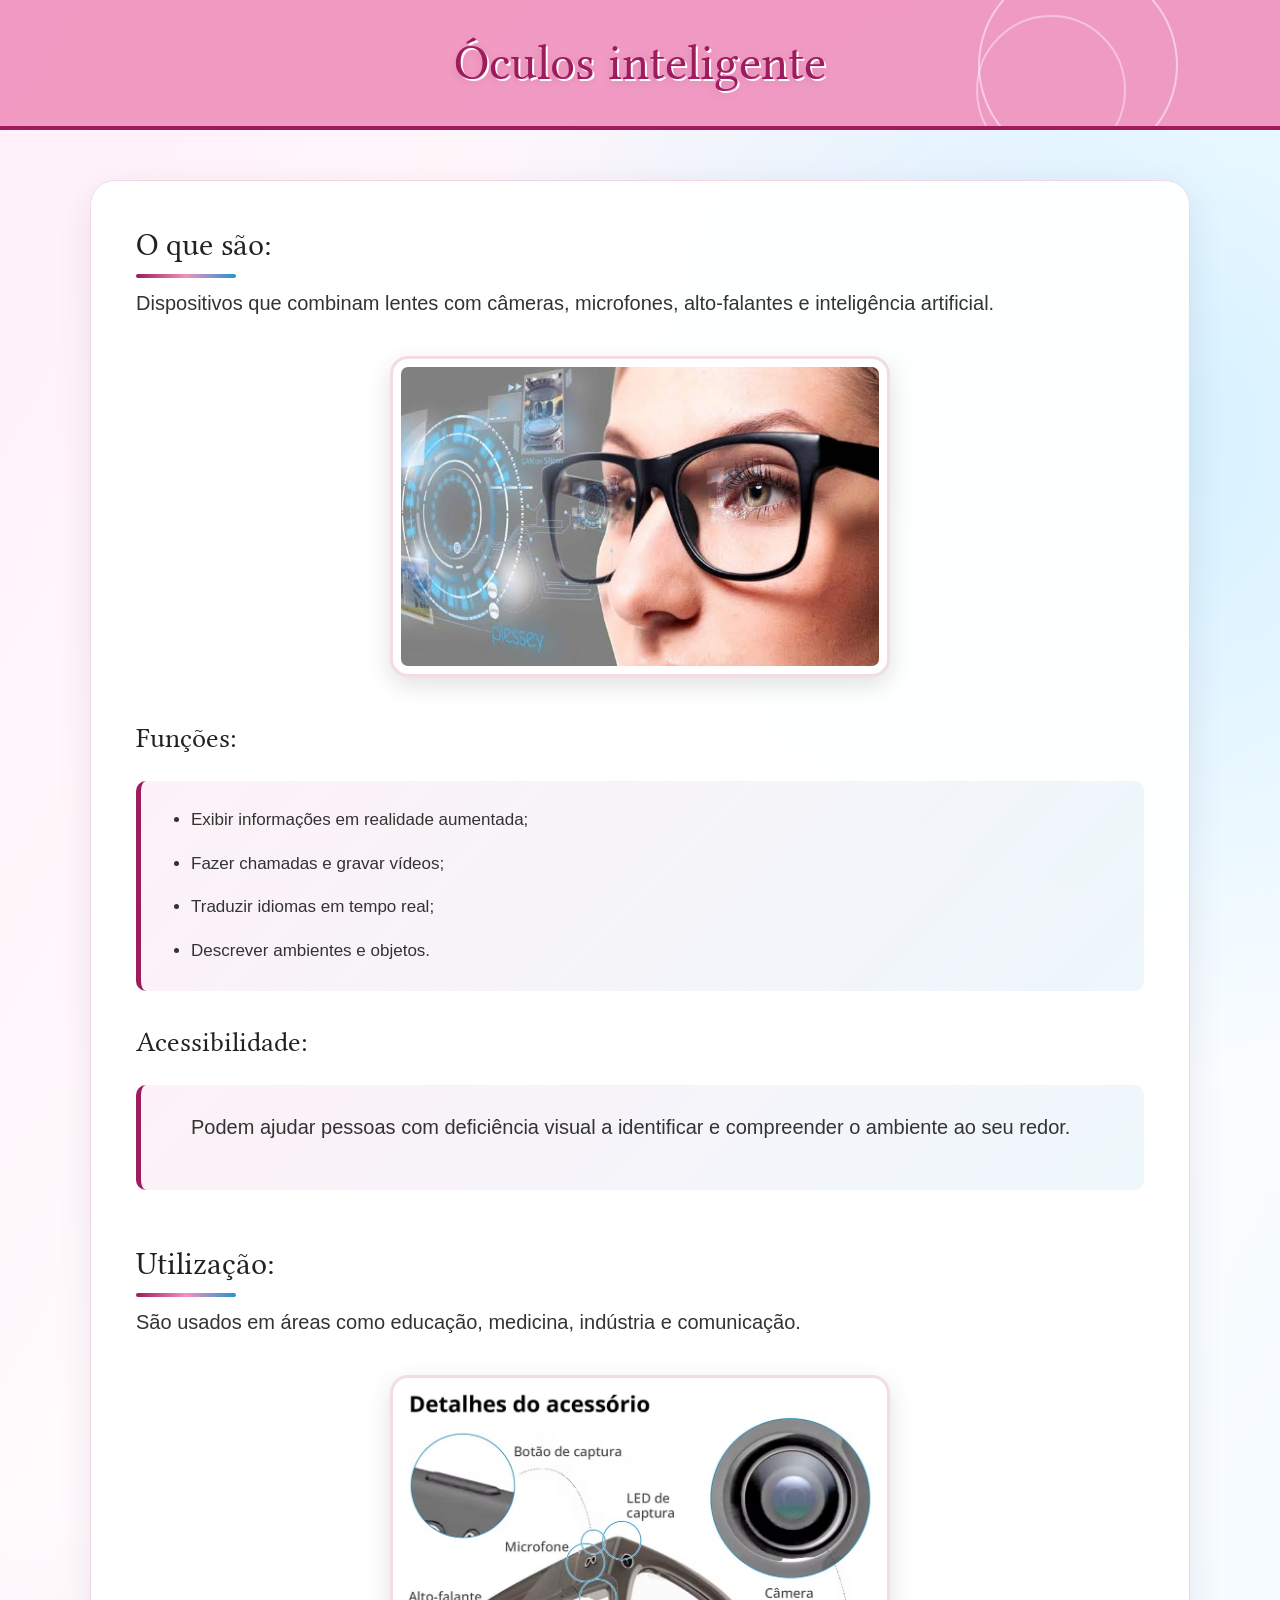
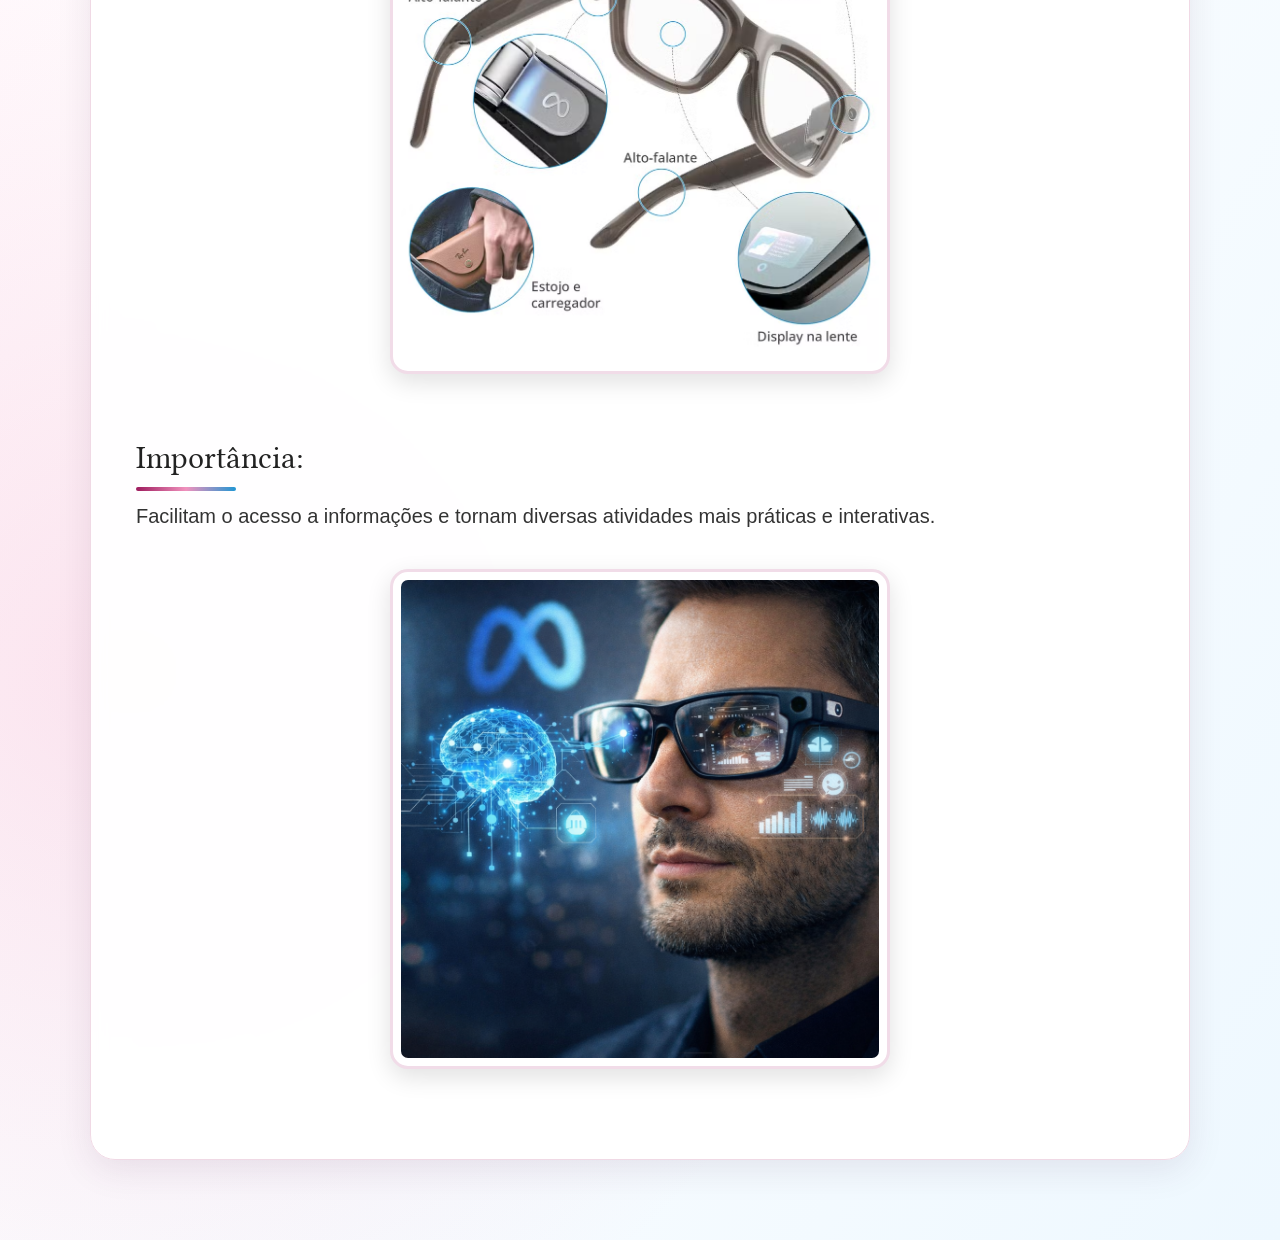
<file: index.html>
<!DOCTYPE html>
<html lang="pt-br">


<head>
   <meta charset="UTF-8">
   <meta name="viewport" content="width=device-width, initial-scale=1.0">
   <link rel="preconnect" href="https://fonts.gstatic.com" crossorigin>
<link href="https://fonts.googleapis.com/css2?family=Libertinus+Math&display=swap" rel="stylesheet">
<link href="https://cdn.jsdelivr.net/npm/bootstrap@5.3.2/dist/css/bootstrap.min.css" rel="stylesheet">
<link href="https://cdn.jsdelivr.net/npm/bootstrap-icons/font/bootstrap-icons.css" rel="stylesheet">
   <link rel="stylesheet" href="style.css">
   <title>Óculos inteligente</title>
</head>


<body>
 <header>
   <h1>Óculos inteligente</h1>
 </header>
   <div class="texto">
       <h2>O que são:</h2>


<p>Dispositivos que combinam lentes com câmeras, microfones, alto-falantes e inteligência artificial.
</p>
<img src="img/oculosimages.jpeg">
<h3>Funções:</h3>


<ul>
 <li>Exibir informações em realidade aumentada;</li>
 <li>Fazer chamadas e gravar vídeos;</li>
 <li>Traduzir idiomas em tempo real;</li>
 <li>Descrever ambientes e objetos.</li>
</ul>


<h3>Acessibilidade: </h3>


<ul>
<p> Podem ajudar pessoas com deficiência visual a identificar e compreender o ambiente ao seu redor.</p>
</ul>


<h2>Utilização: </h2>
<p>São usados em áreas como educação, medicina, indústria e comunicação.</p>
<img src="img/infogragico-oculos-meta.avif">
<h2>Importância:</h2>
<p> Facilitam o acesso a informações e tornam diversas atividades mais práticas e interativas.</p>
<img src="img/Meta-e-IA.png">
   </div>
</body>
</html>
</file>
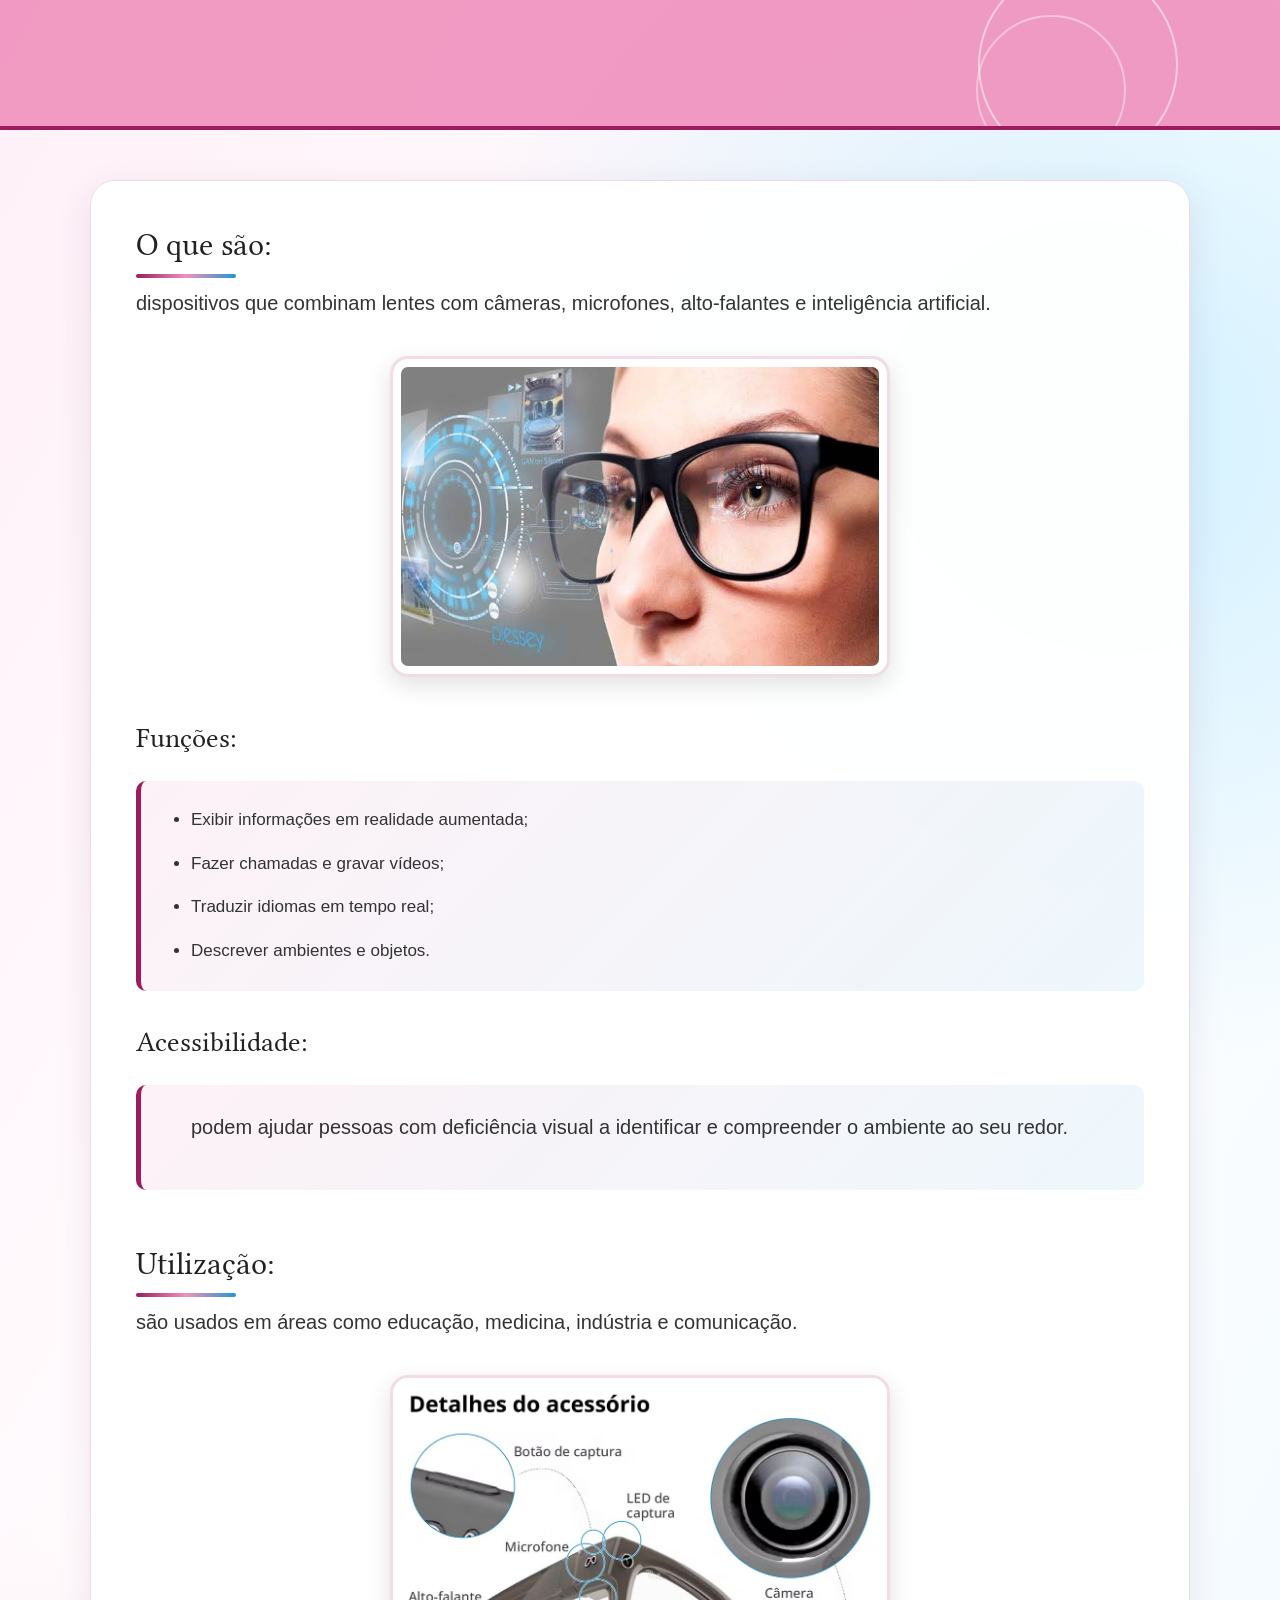
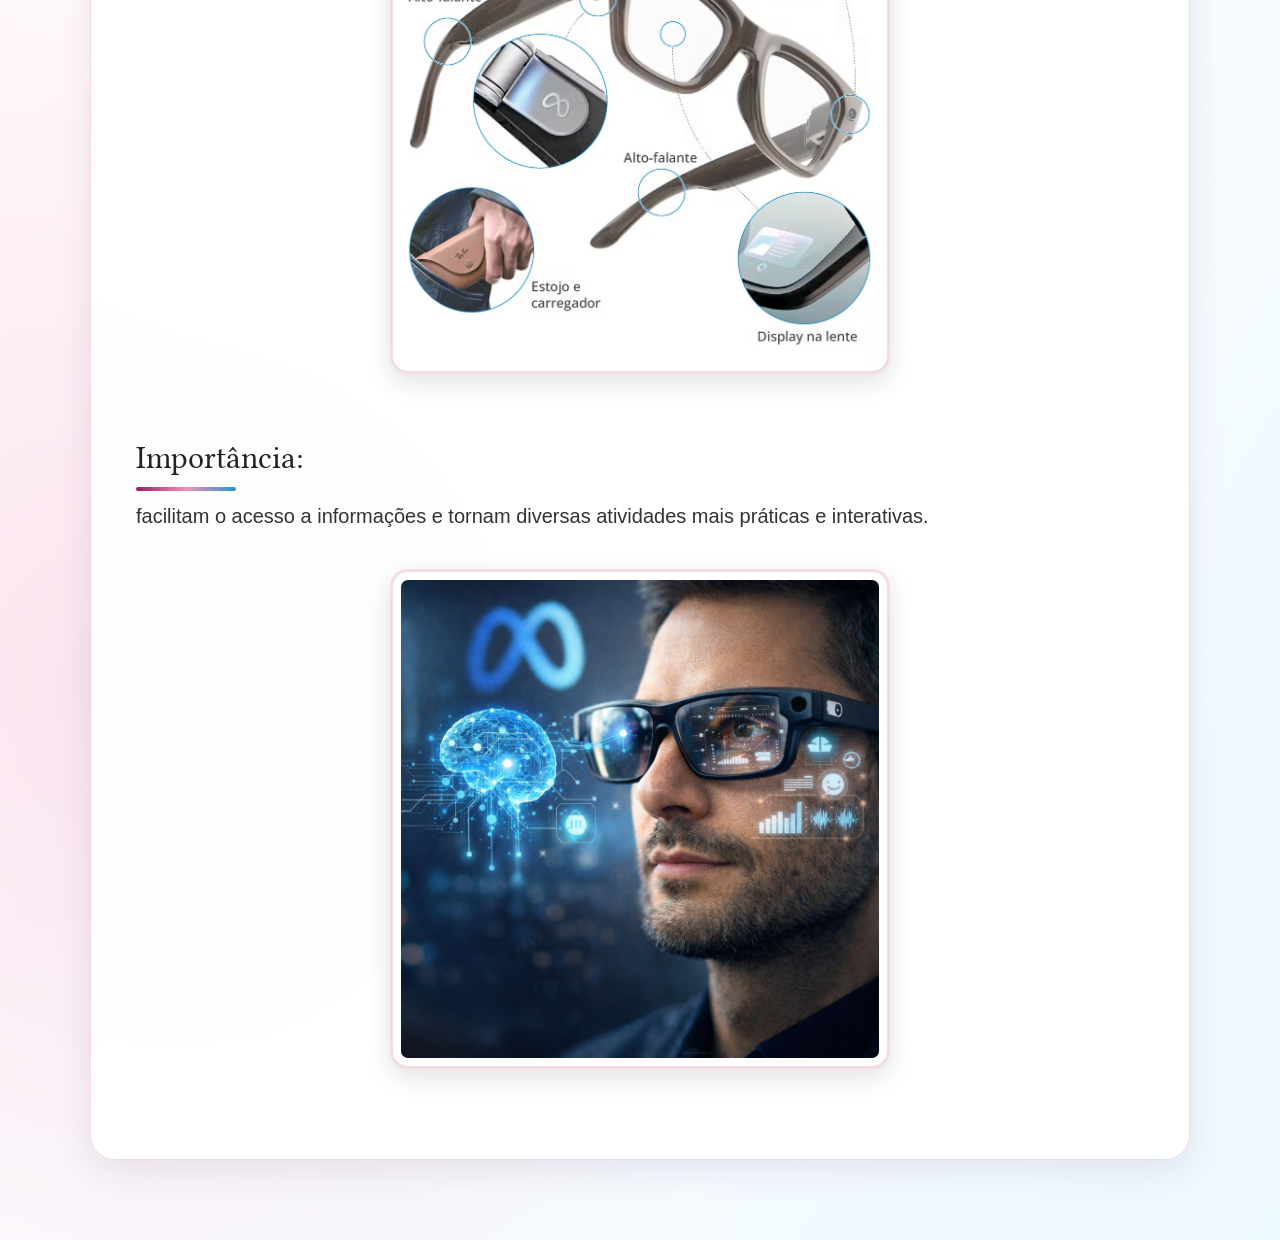
<file:  index.html>
<!DOCTYPE html>
<html lang="pt-br">


<head>
   <meta charset="UTF-8">
   <meta name="viewport" content="width=device-width, initial-scale=1.0">
   <link rel="preconnect" href="https://fonts.gstatic.com" crossorigin>
<link href="https://fonts.googleapis.com/css2?family=Libertinus+Math&display=swap" rel="stylesheet">
<link href="https://cdn.jsdelivr.net/npm/bootstrap@5.3.2/dist/css/bootstrap.min.css" rel="stylesheet">
<link href="https://cdn.jsdelivr.net/npm/bootstrap-icons/font/bootstrap-icons.css" rel="stylesheet">
   <link rel="stylesheet" href="style.css">
   <title>Oculos-inteligente</title>
</head>


<body>
 <header>
   <h1><Oculos-inteligente></h1>
 </header>
   <div class="texto">
       <h2>O que são:</h2>


<p>dispositivos que combinam lentes com câmeras, microfones, alto-falantes e inteligência artificial.
</p>
<img src="img/oculosimages.jpeg">
<h3>Funções:</h3>


<ul>
 <li>Exibir informações em realidade aumentada;</li>
 <li>Fazer chamadas e gravar vídeos;</li>
 <li>Traduzir idiomas em tempo real;</li>
 <li>Descrever ambientes e objetos.</li>
</ul>


<h3>Acessibilidade: </h3>


<ul>
<p> podem ajudar pessoas com deficiência visual a identificar e compreender o ambiente ao seu redor.</p>
</ul>


<h2>Utilização: </h2>
<p>são usados em áreas como educação, medicina, indústria e comunicação.</p>
<img src="img/infogragico-oculos-meta.avif">
<h2>Importância:</h2>
<p> facilitam o acesso a informações e tornam diversas atividades mais práticas e interativas.</p>
<img src="img/Meta-e-IA.png">
   </div>
</body>
</html>
</file>
<file: style.css>
Style


/* =========================================
  CONFIGURAÇÕES GERAIS
========================================= */


* {
   box-sizing: border-box;
}


body {
   margin: 0;


   font-family: "Libertinus Math", system-ui, sans-serif;


   color: #222;


   background:
       radial-gradient(
           circle at 85% 15%,
           rgba(0, 174, 255, 0.18),
           transparent 25%
       ),
       radial-gradient(
           circle at 10% 80%,
           rgba(240, 145, 189, 0.25),
           transparent 30%
       ),
       linear-gradient(
           120deg,
           #fff0f8 0%,
           #ffffff 45%,
           #eef8ff 100%
       );


   min-height: 100vh;
}




/* =========================================
  CABEÇALHO
========================================= */


header {
   min-height: 130px;


   display: flex;
   align-items: center;
   justify-content: center;


   padding: 20px;


   background-color: 
           rgba(240, 145, 189, 0.90);
       


   border-bottom: 4px solid #9e1b5d;


   position: relative;
   overflow: hidden;
}




/* Efeito tecnológico no cabeçalho */


header::before {
   content: "";
   position: absolute;


   width: 200px;
   height: 200px;


   border: 2px solid rgba(255,255,255,0.5);
   border-radius: 50%;


   right: 8%;
   top: -35px;
}


header::after {
   content: "";
   position: absolute;


   width: 150px;
   height: 150px;


   border: 2px solid rgba(255,255,255,0.4);
   border-radius: 50%;


   right: 12%;
   top: 15px;
}




header h1 {
   position: relative;
   z-index: 2;


   margin: 0;


   font-size: clamp(40px, 6vw, 50px);


   color: #9e1b5d;


   text-align: center;


   text-shadow:
       2px 2px 0 white,
       0 3px 10px rgba(0,0,0,0.10);
}




/* =========================================
  ÁREA DE TEXTO
========================================= */


.texto {
   width: min(1100px, 90%);


   margin: 50px auto 80px;


   padding: 45px;


   background: rgba(255, 255, 255, 0.94);


   border-radius: 25px;


   border: 1px solid #f0d9e5;


   box-shadow:
       0 10px 35px rgba(80, 40, 80, 0.10);


   backdrop-filter: blur(8px);
}




/* =========================================
  TÍTULOS
========================================= */


.texto h2 h3 {
   color: #9e1b5d;


   font-size: clamp(27px, 4vw, 38px);


   margin-top: 35px;
   margin-bottom: 20px;


   line-height: 1.2;
}




/* Primeiro título */


.texto h2:first-child {
   margin-top: 0;
}




/* Linha decorativa abaixo dos títulos */


.texto h2::after {
   content: "";


   display: block;


   width: 100px;
   height: 4px;


   margin-top: 10px;


   background:
       linear-gradient(
           90deg,
           #9e1b5d,
           #f091bd,
           #2196d3
       );


   border-radius: 10px;
}






/* =========================================
  PARÁGRAFOS
========================================= */


.texto p {
   font-family: Arial, sans-serif;


   font-size: 20px;


   line-height: 1.75;


   color: #333;


   text-align: justify;


   margin-bottom: 20px;
}




/* =========================================
  LISTA
========================================= */


.texto ul {
   font-family: Arial, sans-serif;


   padding: 25px 30px 25px 50px;


   margin: 25px 0 35px;


   background:
       linear-gradient(
           135deg,
           rgba(240, 145, 189, 0.12),
           rgba(33, 150, 211, 0.08)
       );


   border-left: 5px solid #9e1b5d;


   border-radius: 10px;
}




.texto li {
   font-size: 17px;


   line-height: 1.7;


   margin-bottom: 15px;


   color: #333;
}




.texto li:last-child {
   margin-bottom: 0;
}




/* =========================================
  IMAGENS
========================================= */


.texto img {
   display: block;


   width: 80%;


   max-width: 500px;


   height: auto;


   margin: 35px auto 45px;


   border-radius: 18px;


   border: 3px solid #f1dce8;


   background-color: white;


   padding: 8px;


   box-shadow:
       0 8px 25px rgba(0, 0, 0, 0.12);


   transition:
       transform 0.3s ease,
       box-shadow 0.3s ease;
}




/* Efeito nas imagens */


.texto img:hover {
   transform: scale(1.02);


   box-shadow:
       0 12px 30px rgba(158, 27, 93, 0.18);
}




/* =========================================
  EFEITO TECNOLÓGICO ENTRE SEÇÕES
========================================= */


.texto h2:not(:first-child) {
   position: relative;


   padding-top: 20px;
}




/* =========================================
  RESPONSIVIDADE
========================================= */


@media (max-width: 768px) {


   header {
       min-height: 140px;


       padding: 20px;
   }


   header h1 {
       font-size: 40px;
   }




   .texto {
       width: 94%;


       margin: 30px auto 50px;


       padding: 25px;


       border-radius: 18px;
   }




   .texto h2 {
       font-size: 28px;
   }




   .texto h3 {
       font-size: 21px;
   }




   .texto p {
       font-size: 16px;


       line-height: 1.6;


       text-align: left;
   }




   .texto ul {
       padding: 20px 20px 20px 35px;
   }




   .texto li {
       font-size: 16px;


       line-height: 1.6;
   }




   .texto img {
       width: 100%;


       margin: 25px auto 35px;
   }
}




/* =========================================
  CELULARES PEQUENOS
========================================= */


@media (max-width: 480px) {


   header {
       min-height: 120px;
   }


   header h1 {
       font-size: 32px;
   }


   .texto {
       padding: 20px;
   }


   .texto h2 {
       font-size: 25px;
   }


   .texto h3 {
       font-size: 20px;
   }
}
</file>
